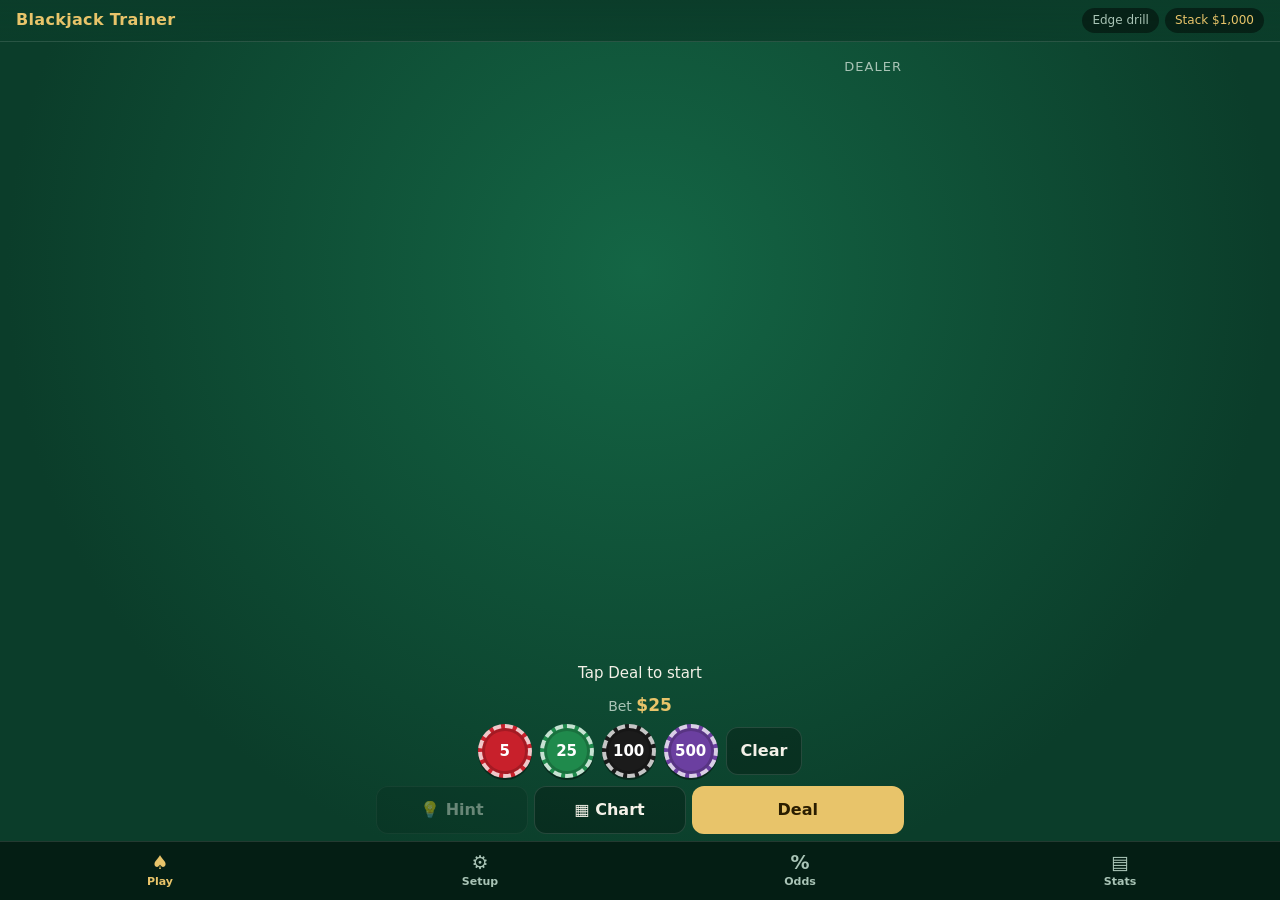
<file: index.html>
<!doctype html>
<html lang="en">
<head>
  <meta charset="utf-8">
  <meta name="viewport" content="width=device-width, initial-scale=1, viewport-fit=cover, user-scalable=no">
  <meta name="theme-color" content="#0b3d2a">
  <meta name="apple-mobile-web-app-capable" content="yes">
  <meta name="mobile-web-app-capable" content="yes">
  <meta name="apple-mobile-web-app-status-bar-style" content="black-translucent">
  <meta name="apple-mobile-web-app-title" content="BJ Trainer">
  <title>Blackjack Trainer</title>
  <link rel="manifest" href="manifest.webmanifest">
  <link rel="apple-touch-icon" href="icons/icon-180.png">
  <link rel="icon" type="image/png" href="icons/icon-192.png">
  <link rel="stylesheet" href="styles.css">
</head>
<body>
  <header class="topbar">
    <div class="brand">Blackjack Trainer</div>
    <div class="topbar-right">
      <span id="modePill" class="pill"></span>
      <span id="bankroll" class="pill bank" hidden></span>
    </div>
  </header>

  <main>
    <!-- PLAY -->
    <section id="screen-play" class="screen active">
      <div class="table">
        <div class="zone dealer">
          <div class="zone-head"><span>Dealer</span><span id="dealerTotal" class="total"></span></div>
          <div id="dealerCards" class="cards"></div>
        </div>

        <div id="situation" class="situation"></div>

        <div class="zone player">
          <div id="hands" class="hands"></div>
        </div>

        <div id="message" class="message">Tap Deal to start</div>
      </div>

      <div class="controls">
        <div class="chips" id="chips" hidden>
          <div id="betLine" class="betline"></div>
          <div class="chip-row">
            <button class="chip c5" data-chip="5">5</button>
            <button class="chip c25" data-chip="25">25</button>
            <button class="chip c100" data-chip="100">100</button>
            <button class="chip c500" data-chip="500">500</button>
            <button id="chipClear" class="chip-clear">Clear</button>
            <button id="rebuy" class="chip-clear rebuy" hidden>Rebuy</button>
          </div>
        </div>
        <div class="actions" id="actions">
          <button class="act" data-a="H">Hit</button>
          <button class="act" data-a="S">Stand</button>
          <button class="act" data-a="D">Double</button>
          <button class="act" data-a="P">Split</button>
          <button class="act" data-a="R">Surrender</button>
        </div>
        <div class="aux">
          <button id="hintBtn" class="aux-btn">💡 Hint</button>
          <button id="chartBtn" class="aux-btn">▦ Chart</button>
          <button id="dealBtn" class="aux-btn primary">Deal</button>
        </div>
      </div>

      <div id="sheet" class="sheet" hidden>
        <div id="sheetTitle" class="sheet-title"></div>
        <div id="sheetBody" class="sheet-body"></div>
        <div id="sheetButtons" class="sheet-buttons"></div>
      </div>
    </section>

    <!-- SETUP -->
    <section id="screen-setup" class="screen">
      <h2>Mode</h2>
      <div class="seg" id="modeSeg">
        <button data-mode="full">Full game</button>
        <button data-mode="drill">Edge drill</button>
        <button data-mode="quiz">Quick quiz</button>
      </div>
      <p class="hint-text" id="modeDesc"></p>

      <h2>Rules</h2>
      <div class="card-box">
        <div class="rules-line">6 decks · Dealer hits soft 17 · Peek · BJ pays 3:2 · DAS · Re-split to 4 hands</div>
        <label class="toggle"><span>Late surrender</span><input type="checkbox" id="optSurrender"><i></i></label>
        <label class="toggle"><span>Hit &amp; double split aces<br><span class="sub">House rule. Standard is one card each.</span></span><input type="checkbox" id="optSplitAces"><i></i></label>
        <label class="toggle"><span>Show hand totals</span><input type="checkbox" id="optTotals"><i></i></label>
        <label class="toggle"><span>Stack &amp; betting</span><input type="checkbox" id="optBankroll"><i></i></label>
        <div class="toggle">
          <span>Starting stack</span>
          <select id="startStack" class="mini-select">
            <option value="500">$500</option><option value="1000">$1,000</option>
            <option value="5000">$5,000</option><option value="10000">$10,000</option>
          </select>
        </div>
        <div class="toggle"><span class="sub">Rebuy resets your stack to the starting amount</span><button id="rebuyBtn" class="aux-btn small">Rebuy</button></div>
      </div>

      <div id="drillSettings">
        <h2>Situations</h2>
        <div class="card-box" id="catList"></div>

        <h2>Rare hand filter</h2>
        <div class="card-box">
          <div class="seg small" id="threshSeg">
            <button data-tm="prob">Probability</button>
            <button data-tm="pct">Percentile</button>
          </div>
          <input type="range" id="threshSlider" min="0" max="1000" step="1">
          <div class="slider-ends"><span id="sliderMin"></span><span id="sliderMax"></span></div>
          <div class="readout">
            <div><span class="big" id="threshValue"></span><span class="sub" id="threshSub"></span></div>
            <div class="sub" id="eligibleCount"></div>
          </div>
          <div class="preview-head">Most common still included</div>
          <ol id="preview" class="preview"></ol>
          <p id="noMatch" class="warn" hidden>No hands match. Raise the threshold or select more categories.</p>
        </div>

        <h2>Weighting</h2>
        <div class="card-box">
          <div class="seg small" id="weightSeg">
            <button data-w="uniform">Uniform</button>
            <button data-w="natural">Natural</button>
          </div>
          <p class="hint-text" id="weightDesc"></p>
          <label class="toggle"><span>Weakest spots (favour my mistakes)</span><input type="checkbox" id="optWeak"><i></i></label>
        </div>
      </div>
      <p class="foot">Works offline once loaded · <a href="tests.html">Run tests</a></p>
    </section>

    <!-- ODDS -->
    <section id="screen-odds" class="screen">
      <h2>Hand odds</h2>
      <p class="hint-text">Exact chance of each starting situation being dealt from a 6-deck shoe. Multi-card odds assume you've played correctly to get there.</p>
      <div class="odds-controls">
        <select id="oddsCat"></select>
        <button id="oddsSort" class="aux-btn small"></button>
      </div>
      <div class="odds-legend"><span class="dot on"></span> in your current drill filter</div>
      <div id="oddsList" class="odds-list"></div>
      <button id="oddsMore" class="aux-btn wide" hidden>Show more</button>
    </section>

    <!-- STATS -->
    <section id="screen-stats" class="screen">
      <h2>Stats</h2>
      <div class="tiles" id="tiles"></div>
      <h2>By category</h2>
      <div class="card-box" id="catStats"></div>
      <h2>Most missed</h2>
      <div class="card-box" id="missed"></div>
      <button id="resetStats" class="aux-btn wide danger">Reset stats</button>
    </section>
  </main>

  <nav class="tabs">
    <button data-screen="play" class="active"><span>♠</span>Play</button>
    <button data-screen="setup"><span>⚙</span>Setup</button>
    <button data-screen="odds"><span>%</span>Odds</button>
    <button data-screen="stats"><span>▤</span>Stats</button>
  </nav>

  <div id="chartModal" class="modal" hidden>
    <div class="modal-inner">
      <div class="modal-head"><span>Strategy chart</span><button id="chartClose" class="x">✕</button></div>
      <div class="chart-key">
        <span class="k H">H Hit</span><span class="k S">S Stand</span><span class="k D">D Double</span>
        <span class="k Ds">Ds Dbl/Stand</span><span class="k P">P Split</span><span class="k R">R Surrender</span>
      </div>
      <div id="chartBody"></div>
    </div>
  </div>

  <script src="strategy.js"></script>
  <script src="generator.js"></script>
  <script src="app.js"></script>
</body>
</html>
</file>
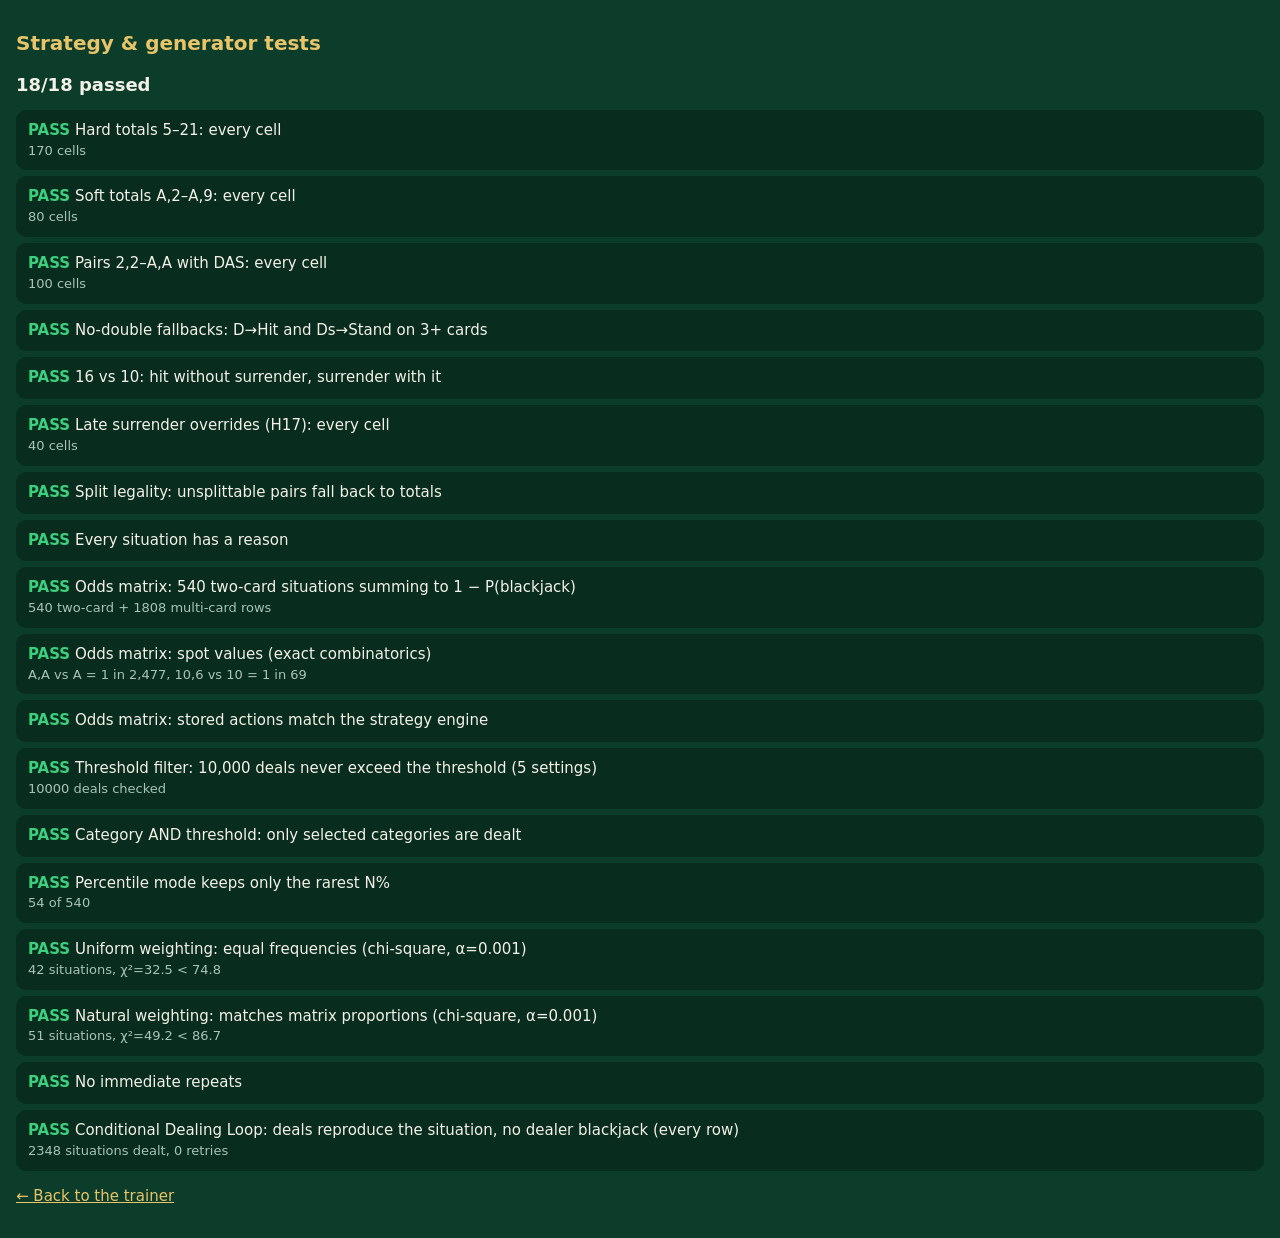
<file: tests.html>
<!doctype html>
<html lang="en">
<head>
  <meta charset="utf-8">
  <meta name="viewport" content="width=device-width, initial-scale=1, viewport-fit=cover">
  <title>Trainer Tests</title>
  <style>
    body { background: #0b3d2a; color: #f4f1e8; font: 15px/1.45 -apple-system, system-ui, sans-serif; margin: 0; padding: 16px; padding-top: calc(env(safe-area-inset-top, 0px) + 16px); }
    h1 { font-size: 20px; color: #e8c46a; }
    .r { padding: 10px 12px; border-radius: 10px; margin: 6px 0; background: rgba(0,0,0,.28); }
    .ok b { color: #3ccf7e; } .bad b { color: #ff8a8d; }
    .m { color: #a9c4b6; font-size: 13px; }
    a { color: #e8c46a; }
    #sum { font-size: 18px; font-weight: 700; margin: 12px 0; }
  </style>
</head>
<body>
  <h1>Strategy &amp; generator tests</h1>
  <div id="sum">Running…</div>
  <div id="out"></div>
  <p><a href="./">← Back to the trainer</a></p>
  <script src="strategy.js"></script>
  <script src="generator.js"></script>
  <script src="tests.js"></script>
  <script>
    fetch('strategy-odds.json').then((r) => r.json()).then((odds) => {
      const res = BJTests.run(BJStrategy, BJGenerator, odds);
      const failed = res.filter((r) => !r.ok).length;
      document.getElementById('sum').textContent = `${res.length - failed}/${res.length} passed`;
      document.getElementById('out').innerHTML = res.map((r) =>
        `<div class="r ${r.ok ? 'ok' : 'bad'}"><b>${r.ok ? 'PASS' : 'FAIL'}</b> ${r.name}${r.msg ? `<div class="m">${r.msg}</div>` : ''}</div>`).join('');
    });
  </script>
</body>
</html>
</file>
<file: styles.css>
:root {
  --felt: #0b3d2a;
  --felt-2: #0f5138;
  --felt-3: #146645;
  --ink: #f4f1e8;
  --muted: #a9c4b6;
  --gold: #e8c46a;
  --red: #e5484d;
  --green: #3ccf7e;
  --blue: #4c9bff;
  --panel: rgba(0, 0, 0, 0.28);
  --panel-2: rgba(0, 0, 0, 0.45);
  --line: rgba(255, 255, 255, 0.12);
  --card-w: 64px;
  --card-h: 92px;
  --safe-t: env(safe-area-inset-top, 0px);
  --safe-b: env(safe-area-inset-bottom, 0px);
  --tabs-h: 58px;
  color-scheme: dark;
}

* { box-sizing: border-box; -webkit-tap-highlight-color: transparent; }
html, body { height: 100%; margin: 0; }
body {
  background: radial-gradient(ellipse at 50% 30%, var(--felt-3), var(--felt) 70%) fixed, var(--felt);
  color: var(--ink);
  font: 16px/1.4 -apple-system, BlinkMacSystemFont, "SF Pro Text", system-ui, sans-serif;
  touch-action: manipulation;
  -webkit-user-select: none;
  user-select: none;
  overscroll-behavior: none;
}
button { font: inherit; color: inherit; touch-action: manipulation; cursor: pointer; }

/* ---------- top bar ---------- */
.topbar {
  position: fixed; inset: 0 0 auto 0; z-index: 10;
  padding: calc(var(--safe-t) + 8px) 16px 8px;
  display: flex; align-items: center; justify-content: space-between;
  background: linear-gradient(var(--felt), rgba(11, 61, 42, 0.85));
  border-bottom: 1px solid var(--line);
}
.brand { font-weight: 700; letter-spacing: 0.02em; color: var(--gold); }
.topbar-right { display: flex; gap: 6px; }
.pill { font-size: 12px; padding: 4px 10px; border-radius: 999px; background: var(--panel-2); color: var(--muted); }
.pill.bank { color: var(--gold); font-variant-numeric: tabular-nums; }

main {
  position: fixed; inset: 0;
  padding-top: calc(var(--safe-t) + 46px);
  padding-bottom: calc(var(--safe-b) + var(--tabs-h));
}
.screen { display: none; height: 100%; overflow-y: auto; -webkit-overflow-scrolling: touch; padding: 8px 16px 24px; }
.screen.active { display: block; }
#screen-play.active { display: flex; flex-direction: column; padding-bottom: 8px; overflow: hidden; position: relative; }

h2 { font-size: 13px; text-transform: uppercase; letter-spacing: 0.08em; color: var(--muted); margin: 20px 4px 8px; font-weight: 600; }
.hint-text { font-size: 13px; color: var(--muted); margin: 8px 4px; }
.foot { text-align: center; font-size: 12px; color: var(--muted); margin: 24px 0 8px; }
.foot a { color: var(--gold); }

/* ---------- table ---------- */
.table { flex: 1; display: flex; flex-direction: column; min-height: 0; gap: 6px; }
.zone-head { display: flex; gap: 8px; align-items: center; font-size: 13px; color: var(--muted); text-transform: uppercase; letter-spacing: 0.08em; margin: 4px 2px 6px; }
.total { background: var(--panel-2); color: var(--ink); border-radius: 999px; padding: 1px 9px; font-size: 13px; letter-spacing: 0; text-transform: none; font-variant-numeric: tabular-nums; }
.total:empty { display: none; }
.cards { display: flex; min-height: var(--card-h); padding-left: 2px; }
.cards .card + .card { margin-left: calc(var(--card-w) * -0.42); }

.card {
  width: var(--card-w); height: var(--card-h); flex: none;
  border-radius: 8px; background: #fbfaf6; color: #1b1b1b;
  box-shadow: 0 2px 6px rgba(0, 0, 0, 0.45);
  position: relative;
}
.card.anim { animation: deal 0.22s ease-out; }
.card.red { color: #c8202b; }
.card .r { position: absolute; top: 4px; left: 6px; font-weight: 700; font-size: 19px; line-height: 1; }
.card .s1 { position: absolute; top: 24px; left: 7px; font-size: 14px; line-height: 1; }
.card .s2 { position: absolute; bottom: 6px; right: 8px; font-size: 32px; line-height: 1; }
.card.back {
  background: repeating-linear-gradient(45deg, #8c1f2c 0 6px, #a3293a 6px 12px);
  border: 3px solid #fbfaf6;
}
@keyframes deal { from { transform: translateY(-14px) scale(0.92); opacity: 0; } to { transform: none; opacity: 1; } }

.situation {
  text-align: center; font-size: 13px; color: var(--muted);
  min-height: 34px; display: flex; flex-direction: column; justify-content: center;
}
.situation b { color: var(--ink); font-weight: 600; }
.situation .odds { color: var(--gold); }

.hands { display: flex; flex-wrap: wrap; gap: 6px; padding: 4px 0 6px; }
.hand { padding: 6px 8px 8px; border-radius: 12px; border: 2px solid transparent; flex: none; }
.hands.multi .hand { --card-w: 48px; --card-h: 70px; flex: 0 0 calc(50% - 3px); min-width: 0; }
.hands.multi .hand .card .r { font-size: 16px; }
.hands.multi .hand .card .s2 { font-size: 24px; }
.hand.active { border-color: var(--gold); background: rgba(232, 196, 106, 0.08); }
.hand.done { opacity: 0.75; }
.hand .zone-head { margin-top: 0; }
.result { font-size: 12px; font-weight: 700; border-radius: 6px; padding: 1px 7px; text-transform: uppercase; letter-spacing: 0.04em; }
.result.win { background: var(--green); color: #05301b; }
.result.lose { background: var(--red); color: #fff; }
.result.push { background: #888; color: #111; }

.message { text-align: center; min-height: 24px; font-size: 15px; color: var(--ink); margin-top: auto; padding: 4px 0; }
.message.good { color: var(--green); }
.message.bad { color: #ff8a8d; }

/* ---------- controls ---------- */
.controls { display: flex; flex-direction: column; gap: 8px; padding-top: 6px; }
.actions { display: grid; grid-template-columns: repeat(auto-fit, minmax(0, 1fr)); gap: 6px; }
.act {
  min-height: 54px; border: 0; border-radius: 12px;
  background: #f4f1e8; color: #0b3d2a; font-weight: 700; font-size: 15px;
  box-shadow: 0 2px 0 rgba(0, 0, 0, 0.35);
  transition: transform 0.06s, background 0.2s;
  padding: 0 2px;
}
.act:active { transform: translateY(2px); box-shadow: none; }
.act[data-a="H"] { background: #ffd9d4; }
.act[data-a="S"] { background: #fff1b8; }
.act[data-a="D"] { background: #c9f2d6; }
.act[data-a="P"] { background: #cfe2ff; }
.act[data-a="R"] { background: #e2e2e2; font-size: 13px; letter-spacing: -0.02em; }
.act[hidden] { display: none; }
.act:disabled { opacity: 0.35; }
.act.flash-bad { animation: bad 0.45s; background: var(--red) !important; color: #fff; }
.act.flash-good { animation: good 0.45s; background: var(--green) !important; color: #05301b; }
@keyframes bad { 0%, 100% { transform: none; } 20% { transform: translateX(-5px); } 40% { transform: translateX(5px); } 60% { transform: translateX(-3px); } }
@keyframes good { 50% { transform: scale(1.05); } }

.aux { display: grid; grid-template-columns: 1fr 1fr 1.4fr; gap: 6px; }
.aux-btn {
  min-height: 48px; border-radius: 12px; border: 1px solid var(--line);
  background: var(--panel); color: var(--ink); font-weight: 600;
}
.aux-btn.primary { background: var(--gold); color: #2a1d00; border: 0; }
.aux-btn:disabled { opacity: 0.4; }
.aux-btn.small { min-height: 40px; padding: 0 12px; font-size: 14px; }
.aux-btn.wide { width: 100%; margin-top: 12px; }
.aux-btn.danger { color: #ff8a8d; }

/* ---------- bottom sheet ---------- */
.sheet {
  position: absolute; left: 10px; right: 10px; bottom: 10px; z-index: 5;
  background: #102b20; border: 1px solid var(--line); border-radius: 16px;
  padding: 14px 14px 12px; box-shadow: 0 -6px 30px rgba(0, 0, 0, 0.5);
  animation: up 0.18s ease-out;
}
.sheet[hidden] { display: none; }
@keyframes up { from { transform: translateY(20px); opacity: 0; } to { transform: none; opacity: 1; } }
.sheet-title { font-weight: 700; font-size: 17px; margin-bottom: 4px; }
.sheet-title.bad { color: #ff8a8d; }
.sheet-title.good { color: var(--green); }
.sheet-title.hint { color: var(--gold); }
.sheet-body { font-size: 15px; color: var(--ink); line-height: 1.45; }
.sheet-body .sub { color: var(--muted); font-size: 13px; margin-top: 6px; }
.sheet-buttons { display: flex; gap: 8px; margin-top: 12px; }
.sheet-buttons button { flex: 1; min-height: 48px; border-radius: 12px; border: 1px solid var(--line); background: var(--panel); font-weight: 600; }
.sheet-buttons button.primary { background: var(--gold); color: #2a1d00; border: 0; }

/* ---------- setup ---------- */
.seg { display: flex; background: var(--panel-2); border-radius: 12px; padding: 4px; gap: 4px; }
.seg button { flex: 1; min-height: 44px; border: 0; border-radius: 9px; background: transparent; color: var(--muted); font-weight: 600; font-size: 14px; }
.seg button.on { background: var(--gold); color: #2a1d00; }
.seg.small button { min-height: 38px; }
.card-box { background: var(--panel); border: 1px solid var(--line); border-radius: 14px; padding: 6px 14px; }
.rules-line { font-size: 13px; color: var(--muted); padding: 8px 0; border-bottom: 1px solid var(--line); }

.toggle { display: flex; align-items: center; justify-content: space-between; min-height: 50px; gap: 12px; border-bottom: 1px solid var(--line); }
.toggle:last-child { border-bottom: 0; }
.toggle input { display: none; }
.toggle i { width: 50px; height: 30px; border-radius: 999px; background: rgba(255, 255, 255, 0.2); position: relative; flex: none; transition: background 0.2s; }
.toggle i::after { content: ""; position: absolute; top: 3px; left: 3px; width: 24px; height: 24px; border-radius: 50%; background: #fff; transition: transform 0.2s; }
.toggle input:checked + i { background: var(--green); }
.toggle input:checked + i::after { transform: translateX(20px); }
.toggle.disabled { opacity: 0.4; }

.cat { display: flex; align-items: center; gap: 12px; min-height: 48px; border-bottom: 1px solid var(--line); font-size: 15px; }
.cat:last-child { border-bottom: 0; }
.cat input { width: 22px; height: 22px; accent-color: var(--gold); flex: none; }
.cat .n { margin-left: auto; font-size: 12px; color: var(--muted); }
.cat.disabled { opacity: 0.4; }

input[type="range"] { width: 100%; margin: 18px 0 2px; accent-color: var(--gold); height: 30px; }
.slider-ends { display: flex; justify-content: space-between; font-size: 11px; color: var(--muted); }
.readout { display: flex; justify-content: space-between; align-items: flex-end; margin: 10px 0 8px; gap: 8px; }
.readout .big { font-size: 24px; font-weight: 700; color: var(--gold); font-variant-numeric: tabular-nums; }
.readout .sub, .sub { font-size: 13px; color: var(--muted); }
.readout .big + .sub { margin-left: 8px; }
.preview-head { font-size: 12px; color: var(--muted); text-transform: uppercase; letter-spacing: 0.06em; margin-top: 4px; }
.preview { margin: 6px 0 10px; padding-left: 22px; font-size: 14px; }
.preview li { margin: 3px 0; }
.preview li span { color: var(--muted); font-size: 12px; margin-left: 6px; }
.warn { color: #ff8a8d; font-size: 14px; margin: 6px 0 10px; }

/* ---------- odds ---------- */
.odds-controls { display: flex; gap: 8px; }
.odds-controls select { flex: 1; min-height: 40px; border-radius: 10px; border: 1px solid var(--line); background: var(--panel-2); color: var(--ink); font-size: 14px; padding: 0 10px; }
.odds-legend { font-size: 12px; color: var(--muted); margin: 10px 4px; }
.dot { display: inline-block; width: 8px; height: 8px; border-radius: 50%; background: transparent; border: 1px solid var(--muted); vertical-align: middle; }
.dot.on { background: var(--gold); border-color: var(--gold); }
.odds-list { background: var(--panel); border-radius: 14px; border: 1px solid var(--line); }
.orow { display: grid; grid-template-columns: 12px 1fr auto auto; gap: 10px; align-items: center; padding: 10px 12px; border-bottom: 1px solid var(--line); font-size: 14px; }
.orow:last-child { border-bottom: 0; }
.orow .p { text-align: right; font-variant-numeric: tabular-nums; font-size: 12px; color: var(--muted); line-height: 1.25; }
.orow .p b { color: var(--ink); font-weight: 600; font-size: 13px; }

.badge { display: inline-block; min-width: 30px; text-align: center; font-weight: 700; font-size: 12px; border-radius: 6px; padding: 3px 6px; color: #111; }
.badge.H, .k.H, td.H { background: #ffb3aa; }
.badge.S, .k.S, td.S { background: #ffe58a; }
.badge.D, .k.D, td.D { background: #8fe3ac; }
.k.Ds, td.Ds { background: #c6e8a0; }
.badge.P, .k.P, td.P { background: #9cc3ff; }
.badge.R, .k.R, td.R { background: #cfcfcf; }

/* ---------- stats ---------- */
.tiles { display: grid; grid-template-columns: 1fr 1fr; gap: 8px; }
.tile { background: var(--panel); border: 1px solid var(--line); border-radius: 14px; padding: 12px; }
.tile .v { font-size: 26px; font-weight: 700; color: var(--gold); font-variant-numeric: tabular-nums; }
.tile .l { font-size: 12px; color: var(--muted); text-transform: uppercase; letter-spacing: 0.06em; }
.bar-row { padding: 9px 0; border-bottom: 1px solid var(--line); font-size: 14px; }
.bar-row:last-child { border-bottom: 0; }
.bar-row .top { display: flex; justify-content: space-between; gap: 8px; }
.bar-row .top span:last-child { color: var(--muted); font-variant-numeric: tabular-nums; font-size: 13px; }
.bar { height: 6px; background: rgba(255, 255, 255, 0.1); border-radius: 3px; margin-top: 6px; overflow: hidden; }
.bar i { display: block; height: 100%; background: var(--green); }
.empty { color: var(--muted); font-size: 14px; padding: 12px 0; }

/* ---------- tabs ---------- */
.tabs {
  position: fixed; inset: auto 0 0 0; z-index: 10;
  display: grid; grid-template-columns: repeat(4, 1fr);
  padding-bottom: var(--safe-b);
  background: rgba(5, 30, 20, 0.96); border-top: 1px solid var(--line);
}
.tabs button { height: var(--tabs-h); border: 0; background: transparent; color: var(--muted); font-size: 11px; font-weight: 600; display: flex; flex-direction: column; align-items: center; justify-content: center; gap: 2px; }
.tabs button span { font-size: 19px; line-height: 1; }
.tabs button.active { color: var(--gold); }

/* ---------- chart modal ---------- */
.modal { position: fixed; inset: 0; z-index: 20; background: rgba(0, 0, 0, 0.6); display: flex; align-items: flex-end; }
.modal[hidden] { display: none; }
.modal-inner {
  width: 100%; max-height: calc(100% - var(--safe-t) - 20px); overflow-y: auto;
  background: #0d2a1f; border-radius: 18px 18px 0 0; padding: 14px 12px calc(var(--safe-b) + 16px);
  animation: up 0.2s ease-out;
}
.modal-head { display: flex; justify-content: space-between; align-items: center; font-weight: 700; font-size: 17px; margin: 0 4px 10px; }
.x { border: 0; background: var(--panel-2); width: 36px; height: 36px; border-radius: 50%; font-size: 16px; }
.chart-key { display: flex; flex-wrap: wrap; gap: 6px; margin: 0 4px 10px; }
.k { font-size: 11px; font-weight: 700; color: #111; border-radius: 5px; padding: 2px 6px; }
.chart-title { font-size: 12px; text-transform: uppercase; letter-spacing: 0.08em; color: var(--muted); margin: 12px 4px 4px; }
table.chart { width: 100%; border-collapse: separate; border-spacing: 2px; font-size: 12px; table-layout: fixed; }
table.chart th { color: var(--muted); font-weight: 600; padding: 3px 0; }
table.chart th:first-child { width: 44px; text-align: left; padding-left: 4px; }
table.chart td { text-align: center; color: #111; font-weight: 700; border-radius: 3px; padding: 4px 0; }
table.chart td.cur { outline: 3px solid #fff; outline-offset: -1px; position: relative; z-index: 1; box-shadow: 0 0 0 5px rgba(255, 255, 255, 0.35); }
table.chart tr.cur-row th { color: var(--gold); }
table.chart th.cur-col { color: var(--gold); }

@media (max-height: 700px) {
  :root { --card-w: 56px; --card-h: 80px; }
  .act { min-height: 48px; }
  .aux-btn { min-height: 44px; }
}
@media (min-width: 600px) {
  .screen { max-width: 560px; margin: 0 auto; }
}
.zone-head span { white-space: nowrap; }
.hands.multi .zone-head { gap: 5px; flex-wrap: wrap; font-size: 12px; }
.hands.multi .result { font-size: 11px; padding: 1px 5px; }

/* Cards sit on the right-hand side of the table */
.dealer .zone-head, .hand .zone-head { justify-content: flex-end; }
.cards { justify-content: flex-end; padding-left: 0; padding-right: 2px; }
.hands { justify-content: flex-end; }

/* ---------- betting ---------- */
.chips[hidden], .actions[hidden] { display: none; }
.betline { text-align: center; font-size: 14px; color: var(--muted); margin-bottom: 6px; }
.betline b { color: var(--gold); font-size: 17px; }
.chip-row { display: flex; gap: 8px; justify-content: center; align-items: center; }
.chip {
  width: 54px; height: 54px; border-radius: 50%; flex: none;
  font-weight: 800; font-size: 15px; color: #fff;
  border: 4px dashed rgba(255, 255, 255, 0.75);
  box-shadow: 0 2px 0 rgba(0, 0, 0, 0.4), inset 0 0 0 3px rgba(0, 0, 0, 0.18);
}
.chip:active { transform: translateY(2px); box-shadow: none; }
.chip:disabled { opacity: 0.3; }
.chip.c5 { background: #c8202b; }
.chip.c25 { background: #1f8a4c; }
.chip.c100 { background: #1b1b1b; }
.chip.c500 { background: #6b3fa0; }
.chip-clear { min-height: 48px; padding: 0 14px; border-radius: 12px; border: 1px solid var(--line); background: var(--panel); font-weight: 600; }
.chip-clear.rebuy { background: var(--gold); color: #2a1d00; border: 0; }
.total.bet { color: var(--gold); }
.mini-select { min-height: 36px; border-radius: 8px; border: 1px solid var(--line); background: var(--panel-2); color: var(--ink); font-size: 15px; padding: 0 8px; }
</file>
